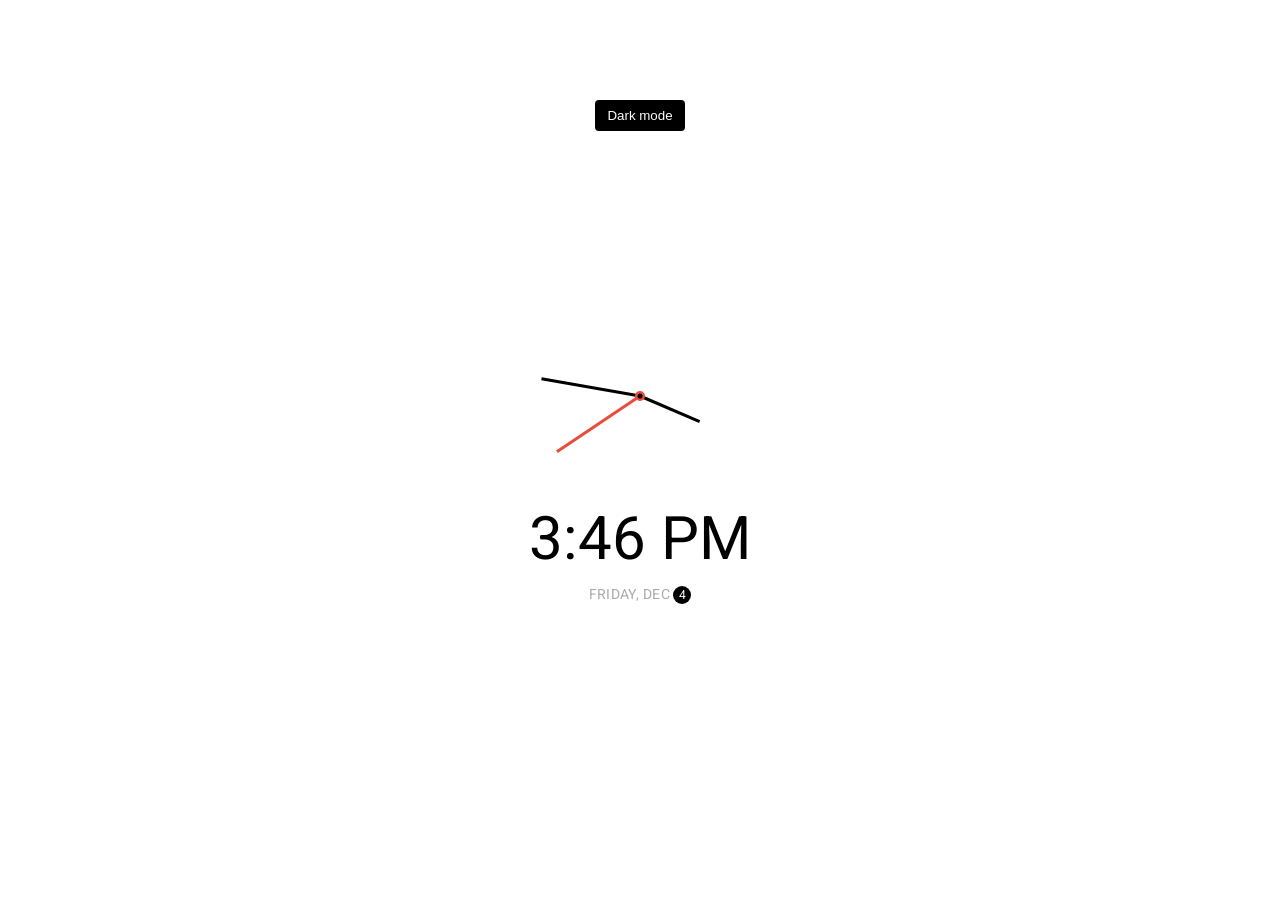
<file: AnalogueClockProjects/analogueClock_smooth_1/index.html>
<!doctype html>
<html lang="en">
  <head>
    <meta charset="UTF-8" />
    <meta name="viewport" content="width=device-width, initial-scale=1.0" />
    <link rel="stylesheet" href="style.css" />
    <title>Theme Clock</title>
  </head>
  <body>
    <!-- Inspired by this dribbble shot https://dribbble.com/shots/5958443-Alarm-clock -->

    <button class="toggle">Dark mode</button>

    <div class="clock-container">
      <div class="clock">
        <div class="needle hour"></div>
        <div class="needle minute"></div>
        <div class="needle second"></div>
        <div class="center-point"></div>
      </div>

      <div class="time"></div>
      <div class="date"></div>
    </div>

    <!-- <script src="script.js"></script> -->
    <script src="smooth.js"></script>
  </body>
</html>
</file>
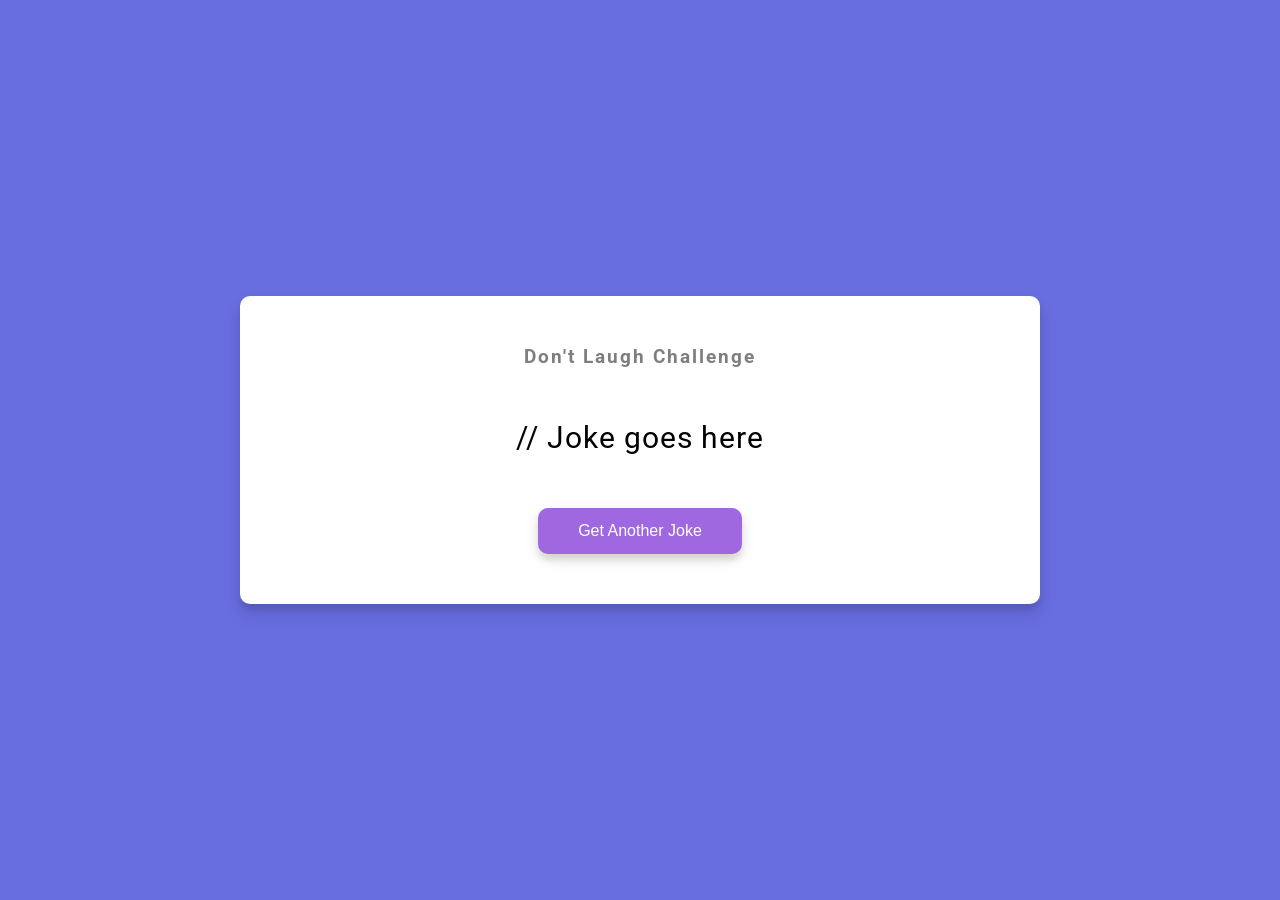
<file: JS_Project/10-dad-jokes/index.html>
<!DOCTYPE html>
<html lang="en">
  <head>
    <meta charset="UTF-8" />
    <meta name="viewport" content="width=device-width, initial-scale=1.0" />
    <link rel="stylesheet" href="style.css" />
    <title>Dad Jokes</title>
  </head>
  <body>
    <div class="container">
      <h3>Don't Laugh Challenge</h3>
      <div id="joke" class="joke">// Joke goes here</div>
      <button id="jokeBtn" class="btn">Get Another Joke</button>
    </div>
    <script src="script.js"></script>
  </body>
</html>
</file>
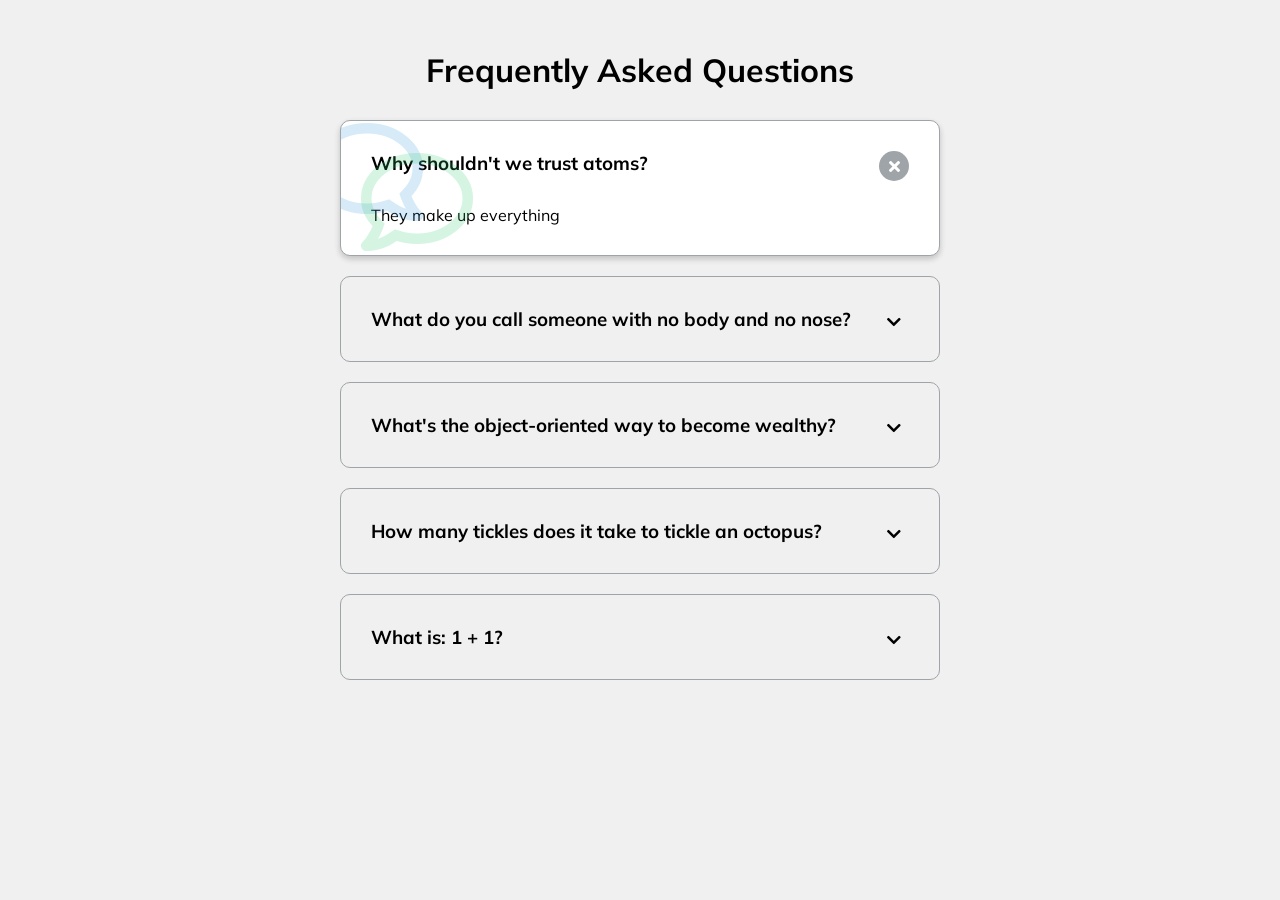
<file: JS_Project/12-faq-collapse/index.html>
<!DOCTYPE html>
<html lang="en">
  <head>
    <meta charset="UTF-8" />
    <meta name="viewport" content="width=device-width, initial-scale=1.0" />
    <link rel="stylesheet" href="https://cdnjs.cloudflare.com/ajax/libs/font-awesome/5.14.0/css/all.min.css" integrity="sha512-1PKOgIY59xJ8Co8+NE6FZ+LOAZKjy+KY8iq0G4B3CyeY6wYHN3yt9PW0XpSriVlkMXe40PTKnXrLnZ9+fkDaog==" crossorigin="anonymous" />
    <link rel="stylesheet" href="style.css" />
    <title>FAQ</title>
  </head>
  <body>
    <h1>Frequently Asked Questions</h1>
    <div class="faq-container">
      <div class="faq active">
        <h3 class="faq-title">
          Why shouldn't we trust atoms?
        </h3>

        <p class="faq-text">
          They make up everything
        </p>

        <button class="faq-toggle">
          <i class="fas fa-chevron-down"></i>
          <i class="fas fa-times"></i>
        </button>
      </div>

      <div class="faq">
        <h3 class="faq-title">
          What do you call someone with no body and no nose?
        </h3>
        <p class="faq-text">
          Nobody knows.
        </p>
        <button class="faq-toggle">
          <i class="fas fa-chevron-down"></i>
          <i class="fas fa-times"></i>
        </button>
      </div>
      
      <div class="faq">
        <h3 class="faq-title">
          What's the object-oriented way to become wealthy?
        </h3>
        <p class="faq-text">
          Inheritance.
        </p>
        <button class="faq-toggle">
          <i class="fas fa-chevron-down"></i>
          <i class="fas fa-times"></i>
        </button>
      </div>
      
      <div class="faq">
        <h3 class="faq-title">
          How many tickles does it take to tickle an octopus?
        </h3>
        <p class="faq-text">
          Ten-tickles!
        </p>
        <button class="faq-toggle">
          <i class="fas fa-chevron-down"></i>
          <i class="fas fa-times"></i>
        </button>
      </div>
      
      <div class="faq">
        <h3 class="faq-title">
          What is: 1 + 1?
        </h3>
        <p class="faq-text">
          Depends on who are you asking.
        </p>
        <button class="faq-toggle">
          <i class="fas fa-chevron-down"></i>
          <i class="fas fa-times"></i>
        </button>
      </div>
    </div>
    <script src="script.js"></script>
  </body>
</html>
</file>
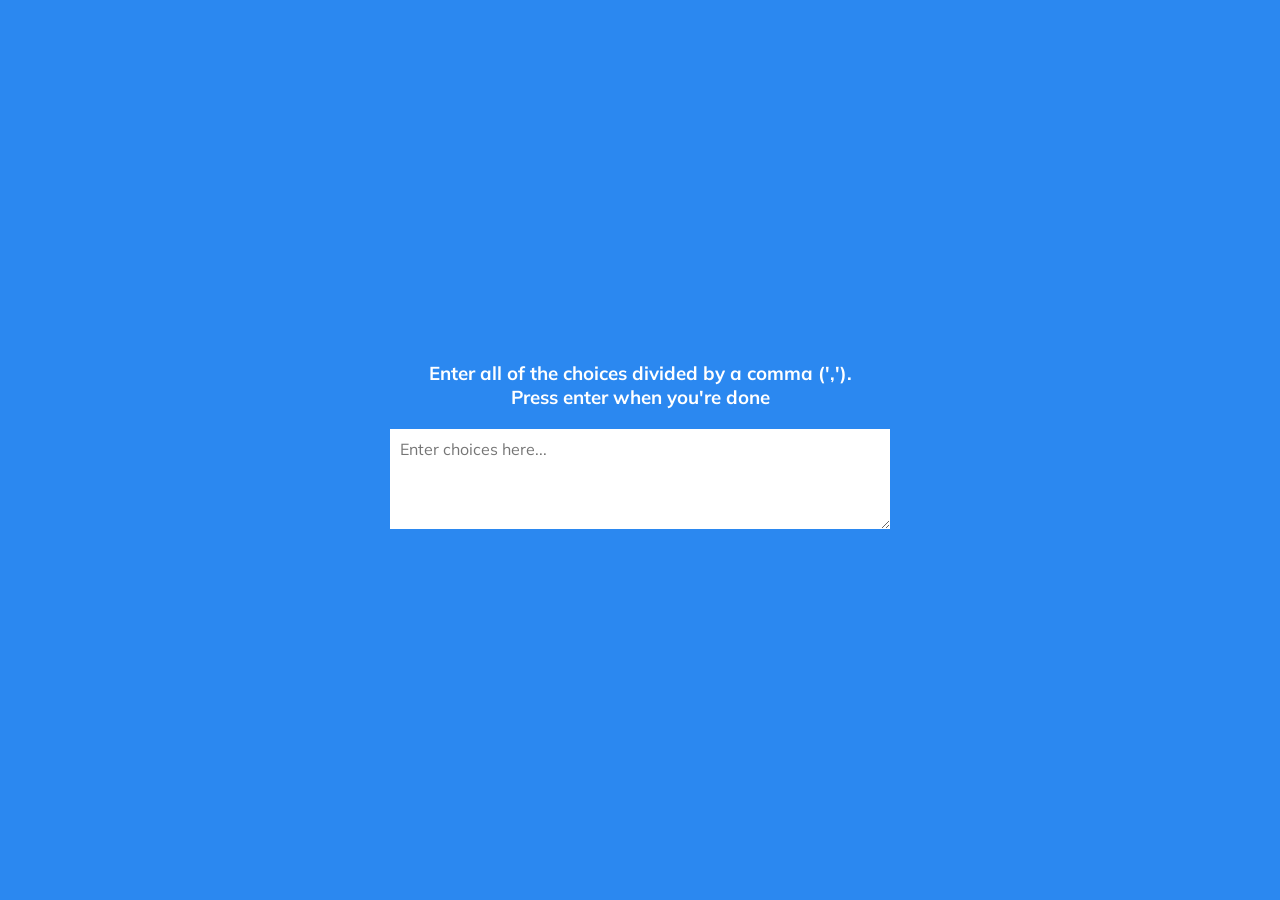
<file: JS_Project/13-random-choice-picker/index.html>
<!DOCTYPE html>
<html lang="en">
  <head>
    <meta charset="UTF-8" />
    <meta name="viewport" content="width=device-width, initial-scale=1.0" />
    <link rel="stylesheet" href="style.css" />
    <title>Random Choice Picker</title>
  </head>
  <body>
    <div class="container">
      <h3>Enter all of the choices divided by a comma (','). <br> Press enter when you're done</h3>
      <textarea placeholder="Enter choices here..." id="textarea"></textarea>

      <div id="tags"></div>
    </div>

    <script src="script.js"></script>
  </body>
</html>
</file>
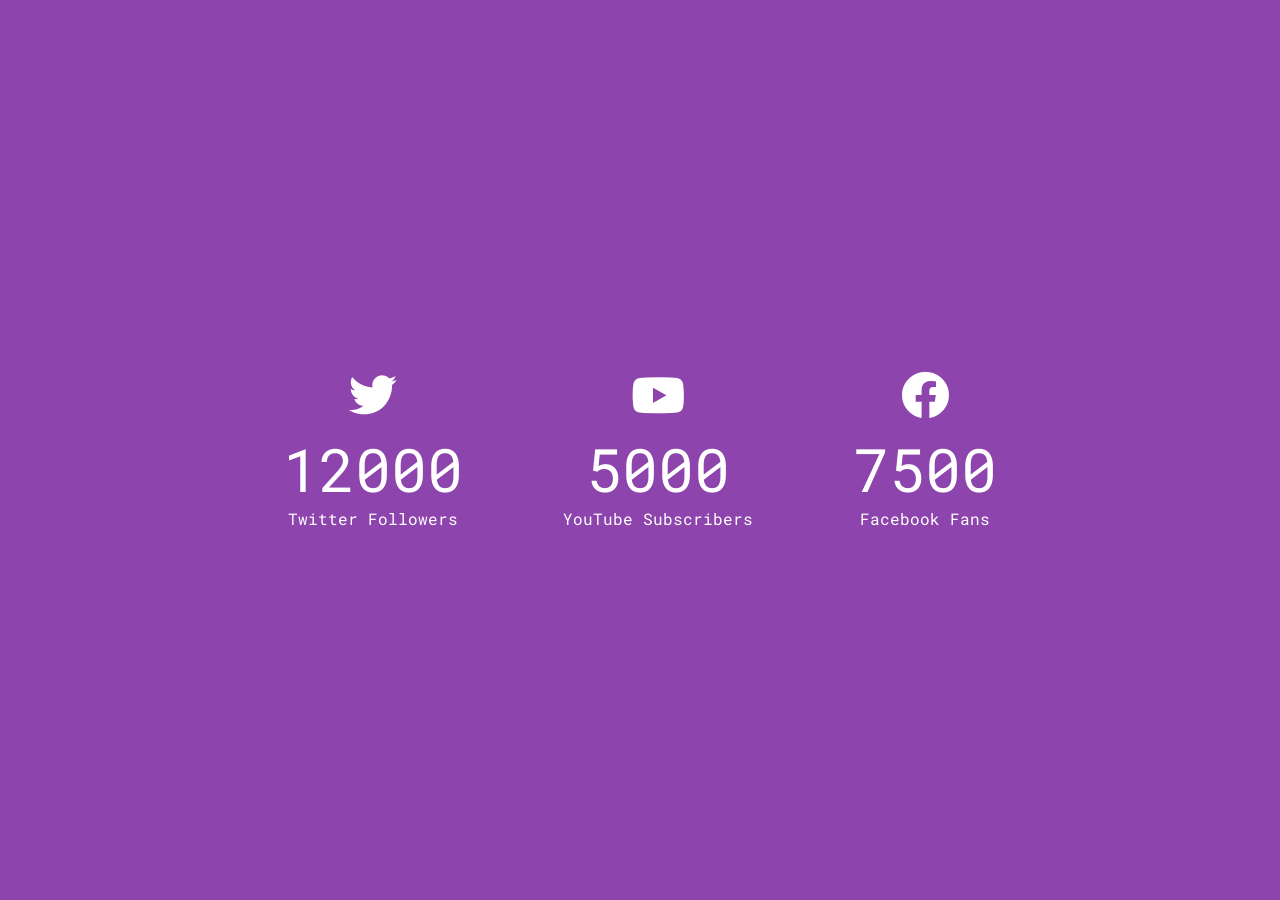
<file: JS_Project/15-incrementing-counter/index.html>
<!DOCTYPE html>
<html lang="en">
  <head>
    <meta charset="UTF-8" />
    <meta name="viewport" content="width=device-width, initial-scale=1.0" />
    <link rel="stylesheet" href="https://cdnjs.cloudflare.com/ajax/libs/font-awesome/5.14.0/css/all.min.css" integrity="sha512-1PKOgIY59xJ8Co8+NE6FZ+LOAZKjy+KY8iq0G4B3CyeY6wYHN3yt9PW0XpSriVlkMXe40PTKnXrLnZ9+fkDaog==" crossorigin="anonymous" />
    <link rel="stylesheet" href="style.css" />
    <title>Increment Counter</title>
  </head>
  <body>
    <div class="counter-container">
      <i class="fab fa-twitter fa-3x"></i>
      <div class="counter" data-target="12000"></div>
      <span>Twitter Followers</span>
    </div>

    <div class="counter-container">
      <i class="fab fa-youtube fa-3x"></i>
      <div class="counter" data-target="5000"></div>
      <span>YouTube Subscribers</span>
    </div>

    <div class="counter-container">
      <i class="fab fa-facebook fa-3x"></i>
      <div class="counter" data-target="7500"></div>
      <span>Facebook Fans</span>
    </div>
    <script src="script.js"></script>
  </body>
</html>
</file>
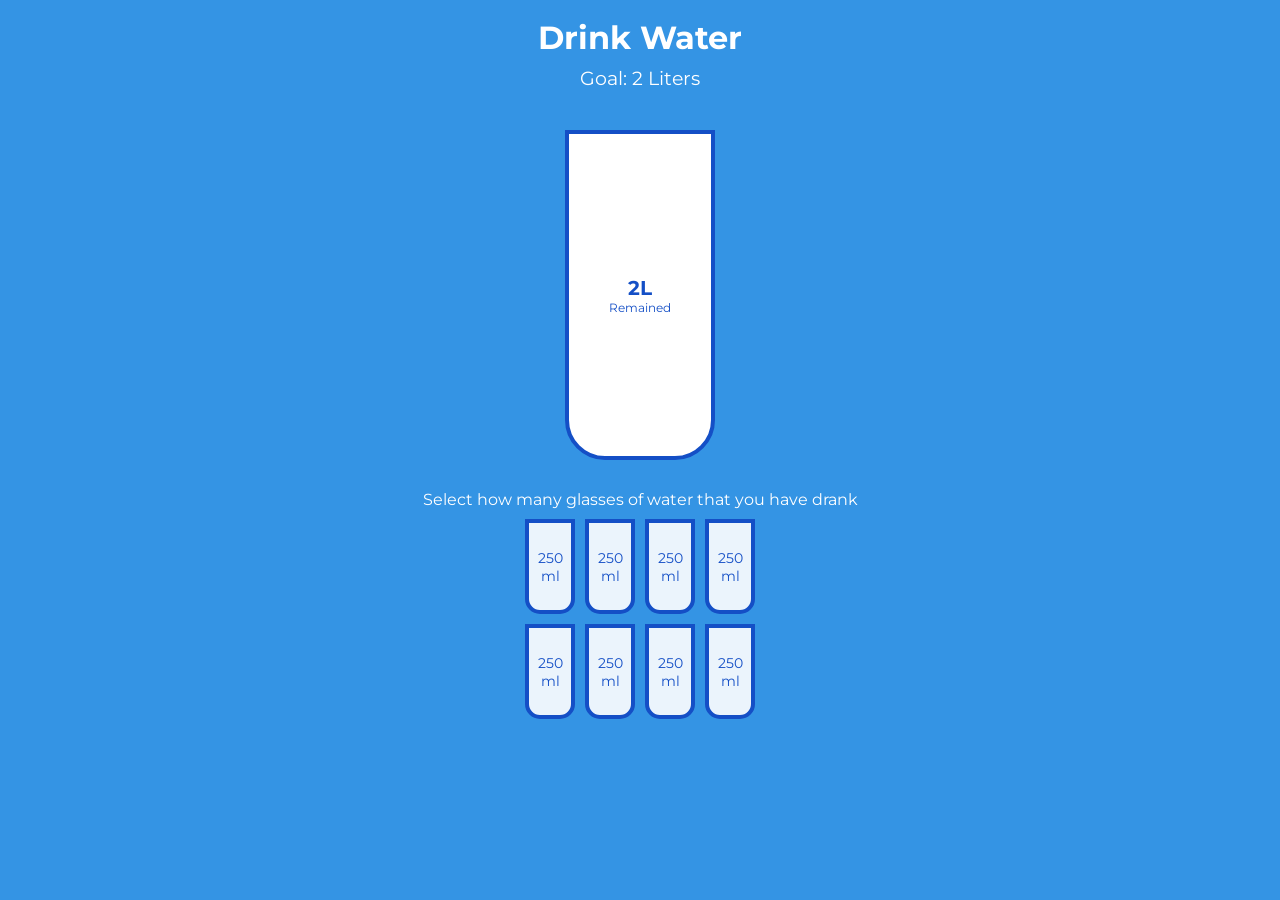
<file: JS_Project/16-drink-water/index.html>
<!DOCTYPE html>
<html lang="en">
  <head>
    <meta charset="UTF-8" />
    <meta name="viewport" content="width=device-width, initial-scale=1.0" />
    <link rel="stylesheet" href="style.css" />
    <title>Drink Water</title>
  </head>
  <body>
    <h1>Drink Water</h1>
    <h3>Goal: 2 Liters</h3>

    <div class="cup">
      <div class="remained" id="remained">
        <span id="liters"></span>
        <small>Remained</small>
      </div>

      <div class="percentage" id="percentage"></div>
    </div>

    <p class="text">Select how many glasses of water that you have drank</p>

    <div class="cups">
      <div class="cup cup-small">250 ml</div>
      <div class="cup cup-small">250 ml</div>
      <div class="cup cup-small">250 ml</div>
      <div class="cup cup-small">250 ml</div>
      <div class="cup cup-small">250 ml</div>
      <div class="cup cup-small">250 ml</div>
      <div class="cup cup-small">250 ml</div>
      <div class="cup cup-small">250 ml</div>
    </div>

    <script src="script.js"></script>
  </body>
</html>
</file>
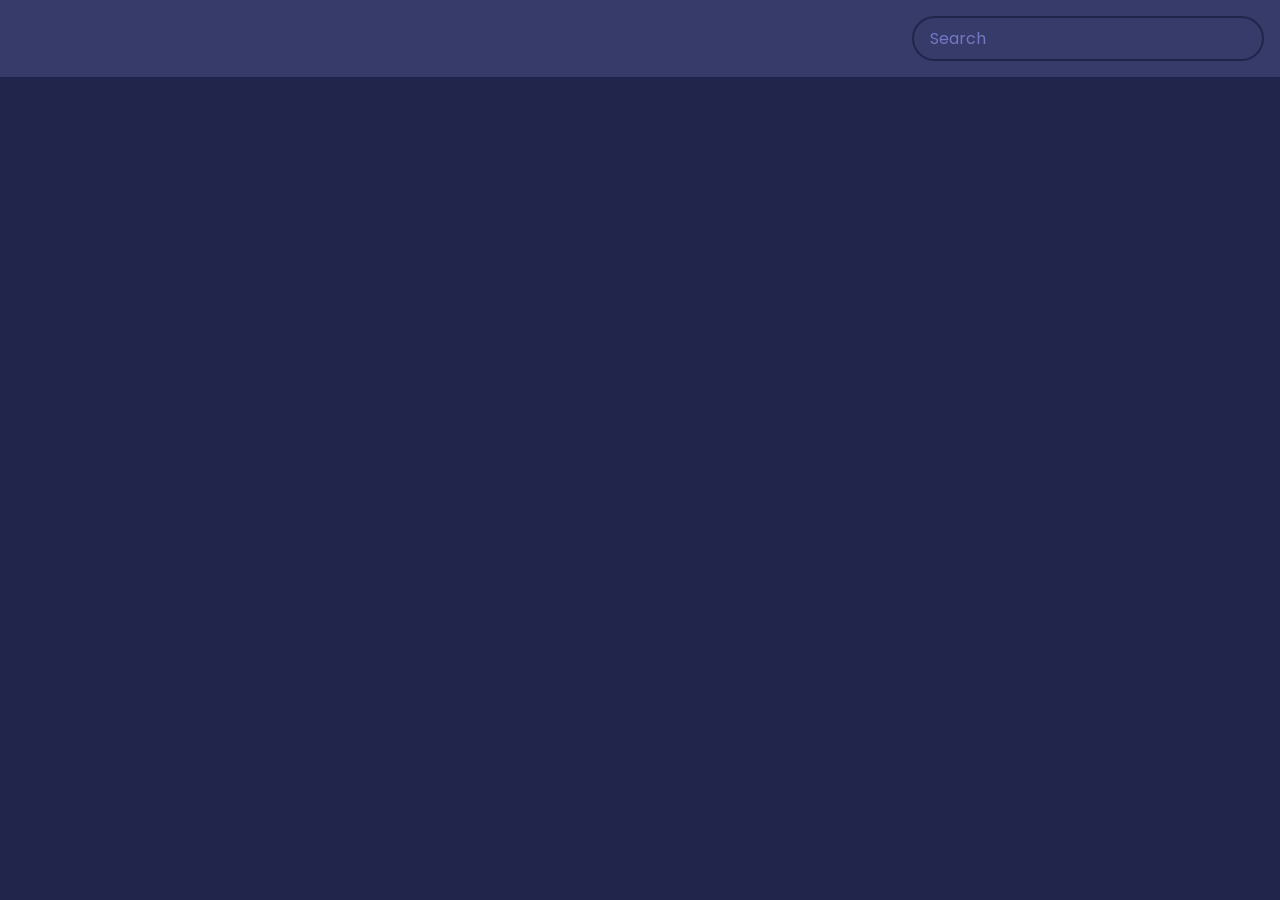
<file: JS_Project/17-movie-app/index.html>
<!DOCTYPE html>
<html lang="en">
  <head>
    <meta charset="UTF-8" />
    <meta name="viewport" content="width=device-width, initial-scale=1.0" />
    <link rel="stylesheet" href="style.css" />
    <title>Movie App</title>
  </head>
  <body>
    <header>
      <form id="form">
        <input type="text" id="search" class="search" placeholder="Search">
      </form>
    </header>

    <main id="main"></main>

    <script src="script.js"></script>
  </body>
</html>
</file>
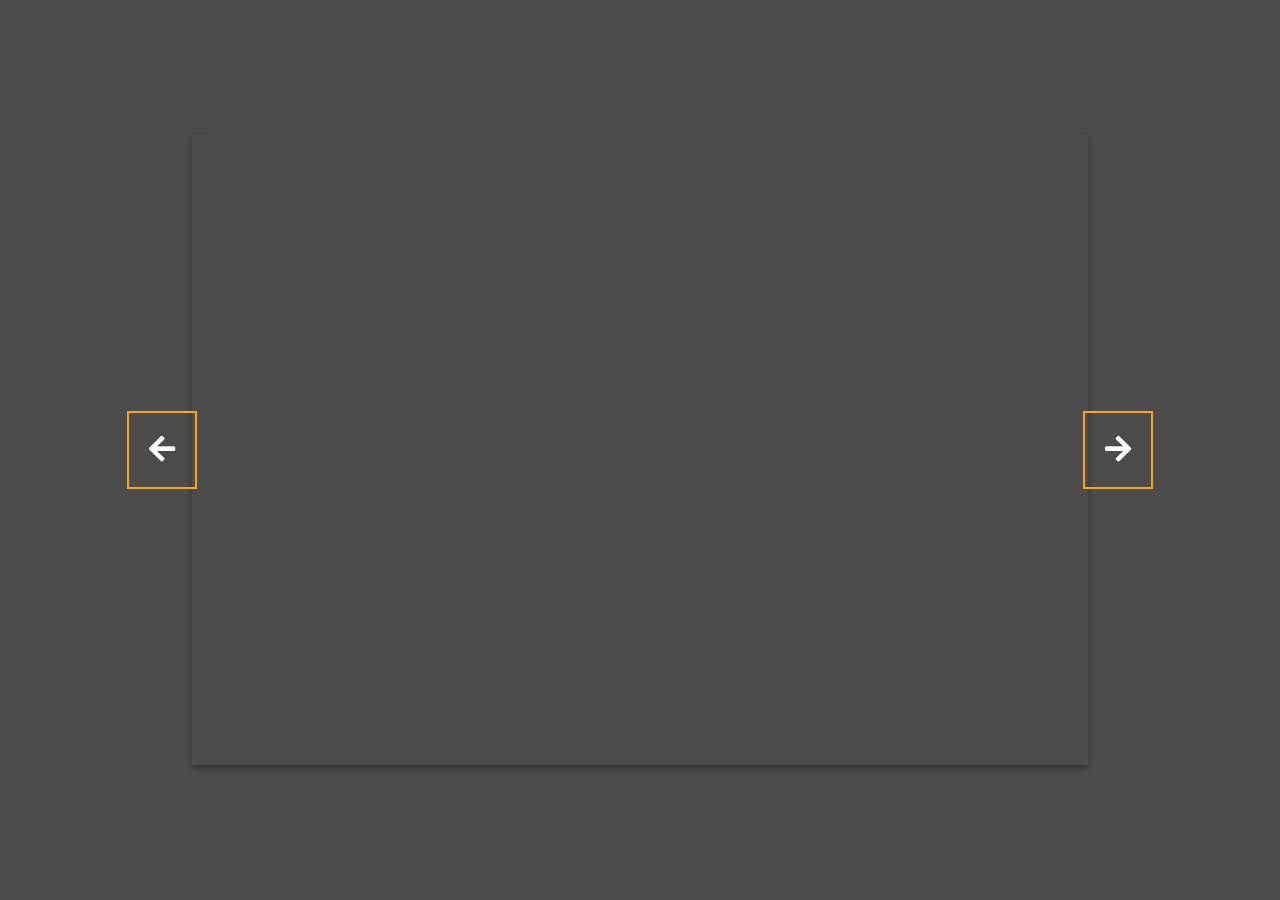
<file: JS_Project/18-background-slider/index.html>
<!DOCTYPE html>
<html lang="en">
  <head>
    <meta charset="UTF-8" />
    <meta name="viewport" content="width=device-width, initial-scale=1.0" />
    <link
      rel="stylesheet"
      href="https://cdnjs.cloudflare.com/ajax/libs/font-awesome/5.14.0/css/all.min.css"
      integrity="sha512-1PKOgIY59xJ8Co8+NE6FZ+LOAZKjy+KY8iq0G4B3CyeY6wYHN3yt9PW0XpSriVlkMXe40PTKnXrLnZ9+fkDaog=="
      crossorigin="anonymous"
    />
    <link rel="stylesheet" href="style.css" />
    <title>Background Slider</title>
  </head>
  <body>
    <div class="slider-container">
      <div
        class="slide active"
        style="
          background-image: url('https://images.unsplash.com/photo-1549880338-65ddcdfd017b?ixlib=rb-1.2.1&ixid=eyJhcHBfaWQiOjEyMDd9&auto=format&fit=crop&w=2100&q=80');
        "
      ></div>
      <div
        class="slide"
        style="
          background-image: url('https://images.unsplash.com/photo-1511593358241-7eea1f3c84e5?ixlib=rb-1.2.1&ixid=eyJhcHBfaWQiOjEyMDd9&auto=format&fit=crop&w=1934&q=80');
        "
      ></div>

      <div
        class="slide"
        style="
          background-image: url('https://images.unsplash.com/photo-1495467033336-2effd8753d51?ixlib=rb-1.2.1&ixid=eyJhcHBfaWQiOjEyMDd9&auto=format&fit=crop&w=2100&q=80');
        "
      ></div>

      <div
        class="slide"
        style="
          background-image: url('https://images.unsplash.com/photo-1522735338363-cc7313be0ae0?ixlib=rb-1.2.1&ixid=eyJhcHBfaWQiOjEyMDd9&auto=format&fit=crop&w=2689&q=80');
        "
      ></div>

      <div
        class="slide"
        style="
          background-image: url('https://images.unsplash.com/photo-1559087867-ce4c91325525?ixlib=rb-1.2.1&ixid=eyJhcHBfaWQiOjEyMDd9&auto=format&fit=crop&w=2100&q=80');
        "
      ></div>

      <button class="arrow left-arrow" id="left">
        <i class="fas fa-arrow-left"></i>
      </button>

      <button class="arrow right-arrow" id="right">
        <i class="fas fa-arrow-right"></i>
      </button>
    </div>
    <script src="script.js"></script>
  </body>
</html>
</file>
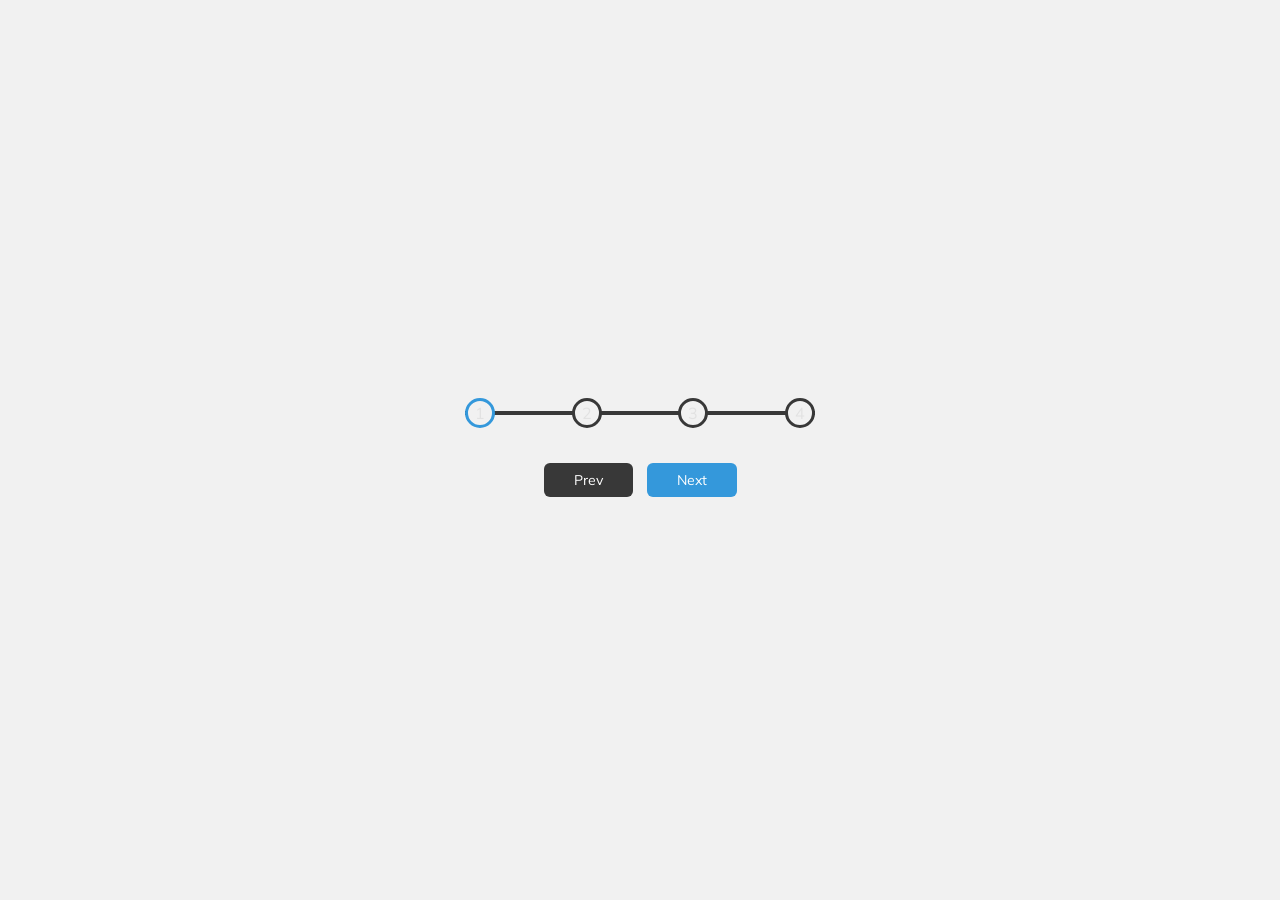
<file: JS_Project/2-progress-steps/index.html>
<!DOCTYPE html>
<html lang="en">
  <head>
    <meta charset="UTF-8" />
    <meta name="viewport" content="width=device-width, initial-scale=1.0" />
    <link rel="stylesheet" href="style.css" />
    <title>Progress Steps</title>
  </head>
  <body>
    <div class="container">
      <div class="progress-container">
        <div class="progress" id="progress"></div>
        <div class="circle active">1</div>
        <div class="circle">2</div>
        <div class="circle">3</div>
        <div class="circle">4</div>
      </div>

      <button class="btn" id="prev" disabled>Prev</button>
      <button class="btn" id="next">Next</button>
    </div>
    <script src="script.js"></script>
  </body>
</html>
</file>
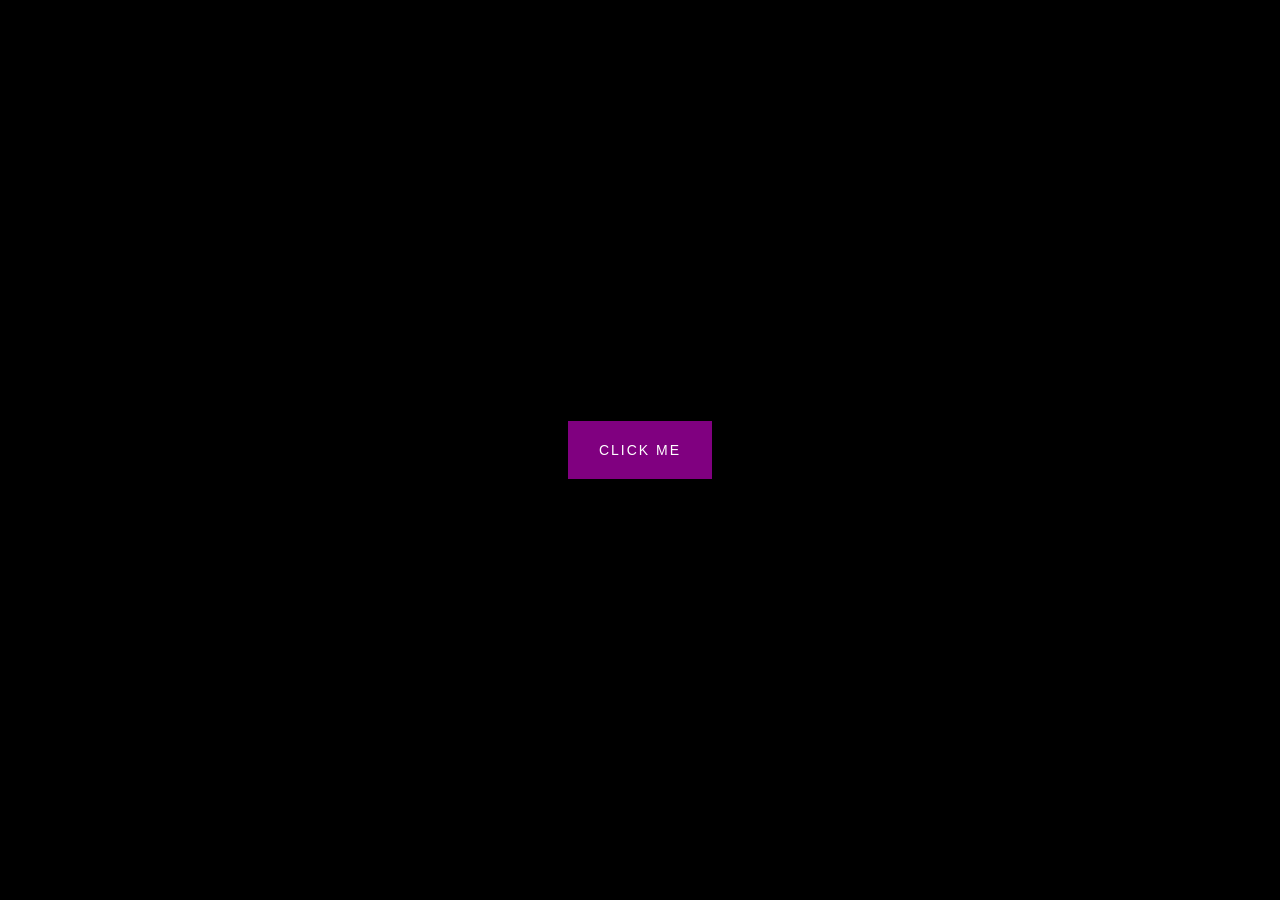
<file: JS_Project/20-button-ripple-effect/index.html>
<!DOCTYPE html>
<html lang="en">
  <head>
    <meta charset="UTF-8" />
    <meta name="viewport" content="width=device-width, initial-scale=1.0" />
    <link rel="stylesheet" href="style.css" />
    <title>Button Ripple Effect</title>
  </head>
  <body>
    <button class="ripple">Click Me</button>
    <script src="script.js"></script>
  </body>
</html>
</file>
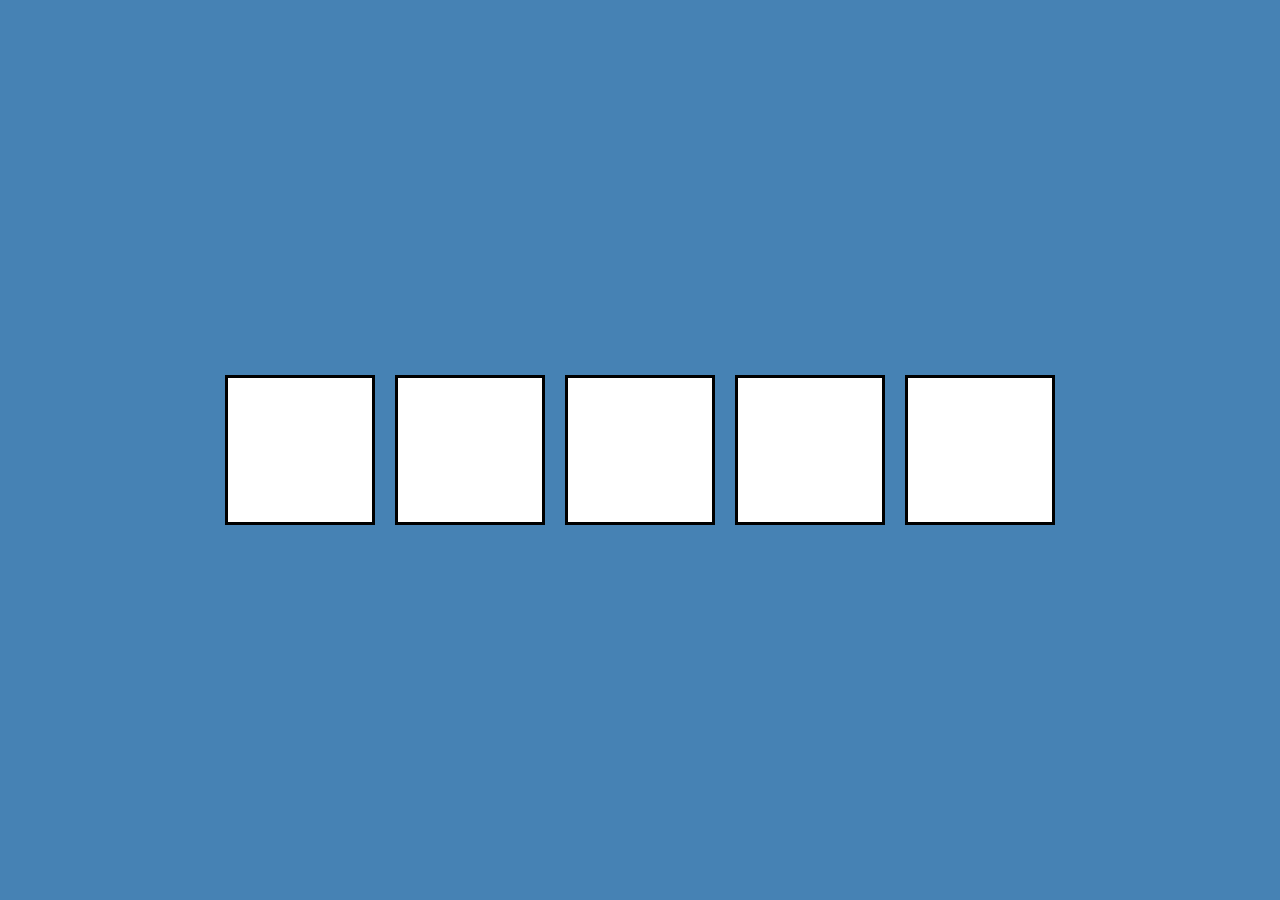
<file: JS_Project/21-drag-n-drop/index.html>
<!DOCTYPE html>
<html lang="en">
  <head>
    <meta charset="UTF-8" />
    <meta name="viewport" content="width=device-width, initial-scale=1.0" />
    <link rel="stylesheet" href="style.css" />
    <title>Drag N Drop</title>
  </head>
  <body>
    <div class="empty">
      <div class="fill" draggable="true"></div>
    </div>
    <div class="empty"></div>
    <div class="empty"></div>
    <div class="empty"></div>
    <div class="empty"></div>

    <script src="script.js"></script>
  </body>
</html>
</file>
<file: AnalogueClockProjects/analogueClock_smooth_1/style.css>
@import url('https://fonts.googleapis.com/css?family=Heebo:300&display=swap');

* {
  box-sizing: border-box;
}

:root {
  --primary-color: #000;
  --secondary-color: #fff;
}

html {
  transition: all 0.5s ease-in;
}

html.dark {
  --primary-color: #fff;
  --secondary-color: #333;
}

html.dark {
  background-color: #111;
  color: var(--primary-color);
}

body {
  font-family: 'Heebo', sans-serif;
  display: flex;
  align-items: center;
  justify-content: center;
  height: 100vh;
  overflow: hidden;
  margin: 0;
}

.toggle {
  cursor: pointer;
  background-color: var(--primary-color);
  color: var(--secondary-color);
  border: 0;
  border-radius: 4px;
  padding: 8px 12px;
  position: absolute;
  top: 100px;
}

.toggle:focus {
  outline: none;
}

.clock-container {
  display: flex;
  flex-direction: column;
  justify-content: space-between;
  align-items: center;
}

.clock {
  position: relative;
  width: 200px;
  height: 200px;
}

.needle {
  background-color: var(--primary-color);
  position: absolute;
  top: 50%;
  left: 50%;
  height: 65px;
  width: 3px;
  transform-origin: bottom center;
  transition: all 0.5s ease-in linear;
}

.needle.hour {
  transform: translate(-50%, -100%) rotate(0deg);
}

.needle.minute {
  transform: translate(-50%, -100%) rotate(0deg);
  height: 100px;
}

.needle.second {
  transform: translate(-50%, -100%) rotate(0deg);
  height: 100px;
  background-color: #e74c3c;
}

.center-point {
  background-color: #e74c3c;
  width: 10px;
  height: 10px;
  position: absolute;
  top: 50%;
  left: 50%;
  transform: translate(-50%, -50%);
  border-radius: 50%;
}

.center-point::after {
  content: '';
  background-color: var(--primary-color);
  width: 5px;
  height: 5px;
  position: absolute;
  top: 50%;
  left: 50%;
  transform: translate(-50%, -50%);
  border-radius: 50%;
}

.time {
  font-size: 60px;
}

.date {
  color: #aaa;
  font-size: 14px;
  letter-spacing: 0.3px;
  text-transform: uppercase;
}

.date .circle {
  background-color: var(--primary-color);
  color: var(--secondary-color);
  border-radius: 50%;
  height: 18px;
  width: 18px;
  display: inline-flex;
  align-items: center;
  justify-content: center;
  line-height: 18px;
  transition: all 0.5s ease-in;
  font-size: 12px;
}
</file>
<file: JS_Project/10-dad-jokes/style.css>
@import url('https://fonts.googleapis.com/css2?family=Roboto:wght@400;700&display=swap');

* {
  box-sizing: border-box;
}

body {
  background-color: #686de0;
  font-family: 'Roboto', sans-serif;
  display: flex;
  flex-direction: column;
  align-items: center;
  justify-content: center;
  height: 100vh;
  overflow: hidden;
  margin: 0;
  padding: 20px;
}

.container {
  background-color: #fff;
  border-radius: 10px;
  box-shadow: 0 10px 20px rgba(0, 0, 0, 0.1), 0 6px 6px rgba(0, 0, 0, 0.1);
  padding: 50px 20px;
  text-align: center;
  max-width: 100%;
  width: 800px;
}

h3 {
  margin: 0;
  opacity: 0.5;
  letter-spacing: 2px;
}

.joke {
  font-size: 30px;
  letter-spacing: 1px;
  line-height: 40px;
  margin: 50px auto;
  max-width: 600px;
}

.btn {
  background-color: #9f68e0;
  color: #fff;
  border: 0;
  border-radius: 10px;
  box-shadow: 0 5px 15px rgba(0, 0, 0, 0.1), 0 6px 6px rgba(0, 0, 0, 0.1);
  padding: 14px 40px;
  font-size: 16px;
  cursor: pointer;
}

.btn:active {
  transform: scale(0.98);
}

.btn:focus {
  outline: 0;
}
</file>
<file: JS_Project/12-faq-collapse/style.css>
@import url('https://fonts.googleapis.com/css?family=Muli&display=swap');

* {
  box-sizing: border-box;
}

body {
  font-family: 'Muli', sans-serif;
  background-color: #f0f0f0;
}

h1 {
  margin: 50px 0 30px;
  text-align: center;
}

.faq-container {
  max-width: 600px;
  margin: 0 auto;
}

.faq {
  background-color: transparent;
  border: 1px solid #9fa4a8;
  border-radius: 10px;
  margin: 20px 0;
  padding: 30px;
  position: relative;
  overflow: hidden;
  transition: 0.3s ease;
}

.faq.active {
  background-color: #fff;
  box-shadow: 0 3px 6px rgba(0, 0, 0, 0.1), 0 3px 6px rgba(0, 0, 0, 0.1);
}

.faq.active::before,
.faq.active::after {
  content: '\f075';
  font-family: 'Font Awesome 5 Free';
  color: #2ecc71;
  font-size: 7rem;
  position: absolute;
  opacity: 0.2;
  top: 20px;
  left: 20px;
  z-index: 0;
}

.faq.active::before {
  color: #3498db;
  top: -10px;
  left: -30px;
  transform: rotateY(180deg);
}

.faq-title {
  margin: 0 35px 0 0;
}

.faq-text {
  display: none;
  margin: 30px 0 0;
}

.faq.active .faq-text {
  display: block;
}

.faq-toggle {
  background-color: transparent;
  border: 0;
  border-radius: 50%;
  cursor: pointer;
  display: flex;
  align-items: center;
  justify-content: center;
  font-size: 16px;
  padding: 0;
  position: absolute;
  top: 30px;
  right: 30px;
  height: 30px;
  width: 30px;
}

.faq-toggle:focus {
  outline: 0;
}

.faq-toggle .fa-times {
  display: none;
}

.faq.active .faq-toggle .fa-times {
  color: #fff;
  display: block;
}

.faq.active .faq-toggle .fa-chevron-down {
  display: none;
}

.faq.active .faq-toggle {
  background-color: #9fa4a8;
}
</file>
<file: JS_Project/13-random-choice-picker/style.css>
@import url('https://fonts.googleapis.com/css?family=Muli&display=swap');

* {
  box-sizing: border-box;
}

body {
  background-color: #2b88f0;
  font-family: 'Muli', sans-serif;
  display: flex;
  flex-direction: column;
  align-items: center;
  justify-content: center;
  height: 100vh;
  overflow: hidden;
  margin: 0;
}

h3 {
  color: #fff;
  margin: 10px 0 20px;
  text-align: center;
}

.container {
  width: 500px;
}

textarea {
  border: none;
  display: block;
  width: 100%;
  height: 100px;
  font-family: inherit;
  padding: 10px;
  margin: 0 0 20px;
  font-size: 16px;
}

textarea:focus {
  outline: none;
}

.tag {
  background-color: #f0932b;
  color: #fff;
  border-radius: 50px;
  padding: 10px 20px;
  margin: 0 5px 10px 0;
  font-size: 14px;
  display: inline-block;
}

.tag.highlight {
  background-color: #273c75;
}
</file>
<file: JS_Project/15-incrementing-counter/style.css>
@import url('https://fonts.googleapis.com/css?family=Roboto+Mono&display=swap');

* {
  box-sizing: border-box;
}

body {
  background-color: #8e44ad;
  color: #fff;
  font-family: 'Roboto Mono', sans-serif;
  display: flex;
  align-items: center;
  justify-content: center;
  height: 100vh;
  overflow: hidden;
  margin: 0;
}

.counter-container {
  display: flex;
  flex-direction: column;
  justify-content: center;
  text-align: center;
  margin: 30px 50px;
}

.counter {
  font-size: 60px;
  margin-top: 10px;
}

@media (max-width: 580px) {
  body {
    flex-direction: column;
  }
}
</file>
<file: JS_Project/16-drink-water/style.css>
@import url('https://fonts.googleapis.com/css?family=Montserrat:400,600&display=swap');

:root {
  --border-color: #144fc6;
  --fill-color: #6ab3f8;
}

* {
  box-sizing: border-box;
}

body {
  background-color: #3494e4;
  color: #fff;
  font-family: 'Montserrat', sans-serif;
  display: flex;
  flex-direction: column;
  align-items: center;
  margin-bottom: 40px;
}

h1 {
  margin: 10px 0 0;
}

h3 {
  font-weight: 400;
  margin: 10px 0;
}

.cup {
  background-color: #fff;
  border: 4px solid var(--border-color);
  color: var(--border-color);
  border-radius: 0 0 40px 40px;
  height: 330px;
  width: 150px;
  margin: 30px 0;
  display: flex;
  flex-direction: column;
  overflow: hidden;
}

.cup.cup-small {
  height: 95px;
  width: 50px;
  border-radius: 0 0 15px 15px;
  background-color: rgba(255, 255, 255, 0.9);
  cursor: pointer;
  font-size: 14px;
  align-items: center;
  justify-content: center;
  text-align: center;
  margin: 5px;
  transition: 0.3s ease;
}

.cup.cup-small.full {
  background-color: var(--fill-color);
  color: #fff;
}

.cups {
  display: flex;
  flex-wrap: wrap;
  align-items: center;
  justify-content: center;
  width: 280px;
}

.remained {
  display: flex;
  flex-direction: column;
  align-items: center;
  justify-content: center;
  text-align: center;
  flex: 1;
  transition: 0.3s ease;
}

.remained span {
  font-size: 20px;
  font-weight: bold;
}

.remained small {
  font-size: 12px;
}

.percentage {
  background-color: var(--fill-color);
  display: flex;
  align-items: center;
  justify-content: center;
  font-weight: bold;
  font-size: 30px;
  height: 0;
  transition: 0.3s ease;
}

.text {
  text-align: center;
  margin: 0 0 5px;
}
</file>
<file: JS_Project/17-movie-app/style.css>
@import url('https://fonts.googleapis.com/css2?family=Poppins:wght@200;400&display=swap');

:root {
  --primary-color: #22254b;
  --secondary-color: #373b69;
}

* {
  box-sizing: border-box;
}

body {
  background-color: var(--primary-color);
  font-family: 'Poppins', sans-serif;
  margin: 0;
}

header {
  padding: 1rem;
  display: flex;
  justify-content: flex-end;
  background-color: var(--secondary-color);
}

.search {
  background-color: transparent;
  border: 2px solid var(--primary-color);
  border-radius: 50px;
  font-family: inherit;
  font-size: 1rem;
  padding: 0.5rem 1rem;
  color: #fff;
}

.search::placeholder {
  color: #7378c5;
}

.search:focus {
  outline: none;
  background-color: var(--primary-color);
}

main {
  display: flex;
  flex-wrap: wrap;
  justify-content: center;
}

.movie {
  width: 300px;
  margin: 1rem;
  background-color: var(--secondary-color);
  box-shadow: 0 4px 5px rgba(0, 0, 0, 0.2);
  position: relative;
  overflow: hidden;
  border-radius: 3px;
}

.movie img {
  width: 100%;
}

.movie-info {
  color: #eee;
  display: flex;
  align-items: center;
  justify-content: space-between;
  gap:0.2rem;
  padding: 0.5rem 1rem 1rem;
  letter-spacing: 0.5px;
}

.movie-info h3 {
  margin-top: 0;
}

.movie-info span {
  background-color: var(--primary-color);
  padding: 0.25rem 0.5rem;
  border-radius: 3px;
  font-weight: bold;
}

.movie-info span.green {
  color: lightgreen;
}

.movie-info span.orange {
  color: orange;
}

.movie-info span.red {
  color: red;
}

.overview {
  background-color: #fff;
  padding: 2rem;
  position: absolute;
  left: 0;
  bottom: 0;
  right: 0;
  max-height: 100%;
  transform: translateY(101%);
  overflow-y: auto;
  transition: transform 0.3s ease-in;
}

.movie:hover .overview {
  transform: translateY(0);
}
</file>
<file: JS_Project/18-background-slider/style.css>
@import url('https://fonts.googleapis.com/css2?family=Roboto:wght@400;700&display=swap');

* {
  box-sizing: border-box;
}

body {
  font-family: 'Roboto', sans-serif;
  display: flex;
  flex-direction: column;
  align-items: center;
  justify-content: center;
  height: 100vh;
  overflow: hidden;
  margin: 0;
  background-position: center center;
  background-size: cover;
  transition: 0.4s;
}

body::before {
  content: '';
  position: absolute;
  top: 0;
  left: 0;
  width: 100%;
  height: 100vh;
  background-color: rgba(0, 0, 0, 0.7);
  z-index: -1;
}

.slider-container {
  box-shadow: 0 3px 6px rgba(0, 0, 0, 0.16), 0 3px 6px rgba(0, 0, 0, 0.23);
  height: 70vh;
  width: 70vw;
  position: relative;
  overflow: hidden;
}

.slide {
  opacity: 0;
  height: 100vh;
  width: 100vw;
  background-position: center center;
  background-size: cover;
  position: absolute;
  top: -15vh;
  left: -15vw;
  transition: 0.4s ease;
  z-index: 1;
}

.slide.active {
  opacity: 1;
}

.arrow {
  position: fixed;
  background-color: transparent;
  color: #fff;
  padding: 20px;
  font-size: 30px;
  border: 2px solid orange;
  top: 50%;
  transform: translateY(-50%);
  cursor: pointer;
}

.arrow:focus {
  outline: 0;
}

.left-arrow {
  left: calc(15vw - 65px);
}

.right-arrow {
  right: calc(15vw - 65px);
}
</file>
<file: JS_Project/2-progress-steps/style.css>
@import url('https://fonts.googleapis.com/css?family=Muli&display=swap');

:root {
  --line-border-fill: #3498db;
  --line-border-empty: #383838;

}

* {
  box-sizing: border-box;
}

body {
  background-color: #f1f1f1;
  font-family: 'Muli', sans-serif;
  display: flex;
  align-items: center;
  justify-content: center;
  height: 100vh;
  overflow: hidden;
  margin: 0;
}

.container {
  text-align: center;
}

.progress-container {
  display: flex;
  justify-content: space-between;
  position: relative;
  margin-bottom: 30px;
  max-width: 100%;
  width: 350px;
}

.progress-container::before {
  content: '';
  background-color: var(--line-border-empty);
  position: absolute;
  top: 50%;
  left: 0;
  transform: translateY(-50%);
  height: 4px;
  width: 100%;
  z-index: -1;
}

.progress {
  background-color: var(--line-border-fill);
  position: absolute;
  top: 50%;
  left: 0;
  transform: translateY(-50%);
  height: 4px;
  width: 0%;
  z-index: -1;
  transition: 0.4s ease;
}

.circle {
  background-color: #f1f1f1;
  color:#e2e2e2;
  border-radius: 50%;
  height: 30px;
  width: 30px;
  display: flex;
  align-items: center;
  justify-content: center;
  border: 3px solid var(--line-border-empty);
  transition: 0.4s ease;
}

.circle.active {
  border-color: var(--line-border-fill);
}

.btn {
  background-color: var(--line-border-fill);
  color: #fff;
  border: 0;
  border-radius: 6px;
  cursor: pointer;
  font-family: inherit;
  padding: 8px 30px;
  margin: 5px;
  font-size: 14px;
}

.btn:active {
  transform: scale(0.98);
}

.btn:focus {
  outline: 0;
}

.btn:disabled {
  background-color: var(--line-border-empty);
  cursor: not-allowed;
}
</file>
<file: JS_Project/20-button-ripple-effect/style.css>
@import url('https://fonts.googleapis.com/css2?family=Roboto:wght@400;700&display=swap');

* {
  box-sizing: border-box;
}

body {
  background-color: #000;
  font-family: 'Roboto', sans-serif;
  display: flex;
  flex-direction: column;
  align-items: center;
  justify-content: center;
  height: 100vh;
  overflow: hidden;
  margin: 0;
}

button {
  background-color: purple;
  color: #fff;
  border: 1px purple solid;
  font-size: 14px;
  text-transform: uppercase;
  letter-spacing: 2px;
  padding: 20px 30px;
  overflow: hidden;
  margin: 10px 0;
  position: relative;
}

button:focus {
  outline: none;
}

button .circle {
  position: absolute;
  background-color: #fff;
  width: 100px;
  height: 100px;
  border-radius: 50%;
  transform: translate(-50%, -50%) scale(0);
  animation: scale 0.5s ease-out;
}

@keyframes scale {
  to {
    transform: translate(-50%, -50%) scale(3);
    opacity: 0;
  }
}
</file>
<file: JS_Project/21-drag-n-drop/style.css>
* {
  box-sizing: border-box;
}

body {
  background-color: steelblue;
  display: flex;
  align-items: center;
  justify-content: center;
  height: 100vh;
  overflow: hidden;
  margin: 0;
}

.empty {
  height: 150px;
  width: 150px;
  margin: 10px;
  border: solid 3px black;
  background: white;
}

.fill {
  background-image: url('https://source.unsplash.com/random/150x150');
  height: 145px;
  width: 145px;
  cursor: pointer;
}

.hold {
  border: solid 5px #ccc;
}

.hovered {
  background-color: #333;
  border-color: white;
  border-style: dashed;
}

@media (max-width: 800px) {
  body {
    flex-direction: column;
  }
}
</file>
